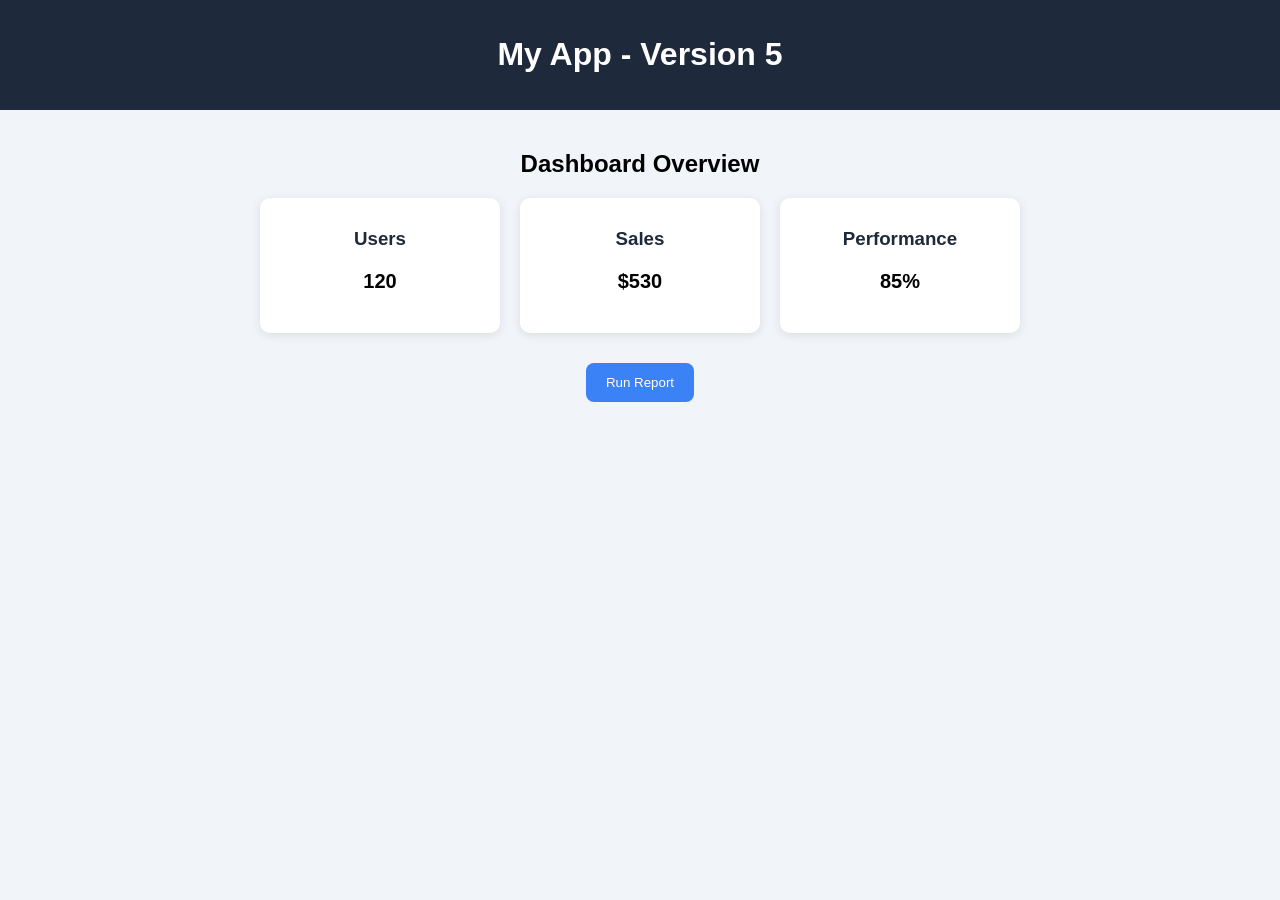
<file: index.html>
<!DOCTYPE html>
<html>
<head>
<title>My Latest App v5 Using Poll Scm</title>

<style>
body {
    margin: 0;
    font-family: 'Segoe UI', sans-serif;
    background: #f1f5f9;
}

/* Header */
header {
    background: #1e293b;
    color: white;
    padding: 15px;
    text-align: center;
}

/* Container */
.container {
    padding: 20px;
}

/* Stats Cards */
.stats {
    display: flex;
    gap: 20px;
    flex-wrap: wrap;
    justify-content: center;
}

.card {
    background: white;
    padding: 20px;
    border-radius: 10px;
    width: 200px;
    text-align: center;
    box-shadow: 0 2px 10px rgba(0,0,0,0.1);
}

.card h3 {
    margin: 10px 0;
    color: #1e293b;
}

.card p {
    font-size: 20px;
    font-weight: bold;
}

/* Button */
.action {
    text-align: center;
    margin-top: 30px;
}

button {
    padding: 12px 20px;
    border: none;
    background: #3b82f6;
    color: white;
    border-radius: 8px;
    cursor: pointer;
}

button:hover {
    background: #2563eb;
}

/* Message */
#msg {
    text-align: center;
    margin-top: 15px;
    color: green;
}
</style>

</head>

<body>

<header>
    <h1>My App - Version 5</h1>
</header>

<div class="container">

    <h2 style="text-align:center;">Dashboard Overview</h2>

    <div class="stats">
        <div class="card">
            <h3>Users</h3>
            <p>120</p>
        </div>

        <div class="card">
            <h3>Sales</h3>
            <p>$530</p>
        </div>

        <div class="card">
            <h3>Performance</h3>
            <p>85%</p>
        </div>
    </div>

    <div class="action">
        <button onclick="runAction()">Run Report</button>
    </div>

    <p id="msg"></p>

</div>

<script>
function runAction() {
    document.getElementById("msg").innerText =
    "Report generated successfully in Version 5!";
}
</script>

</body>
</html>
</file>
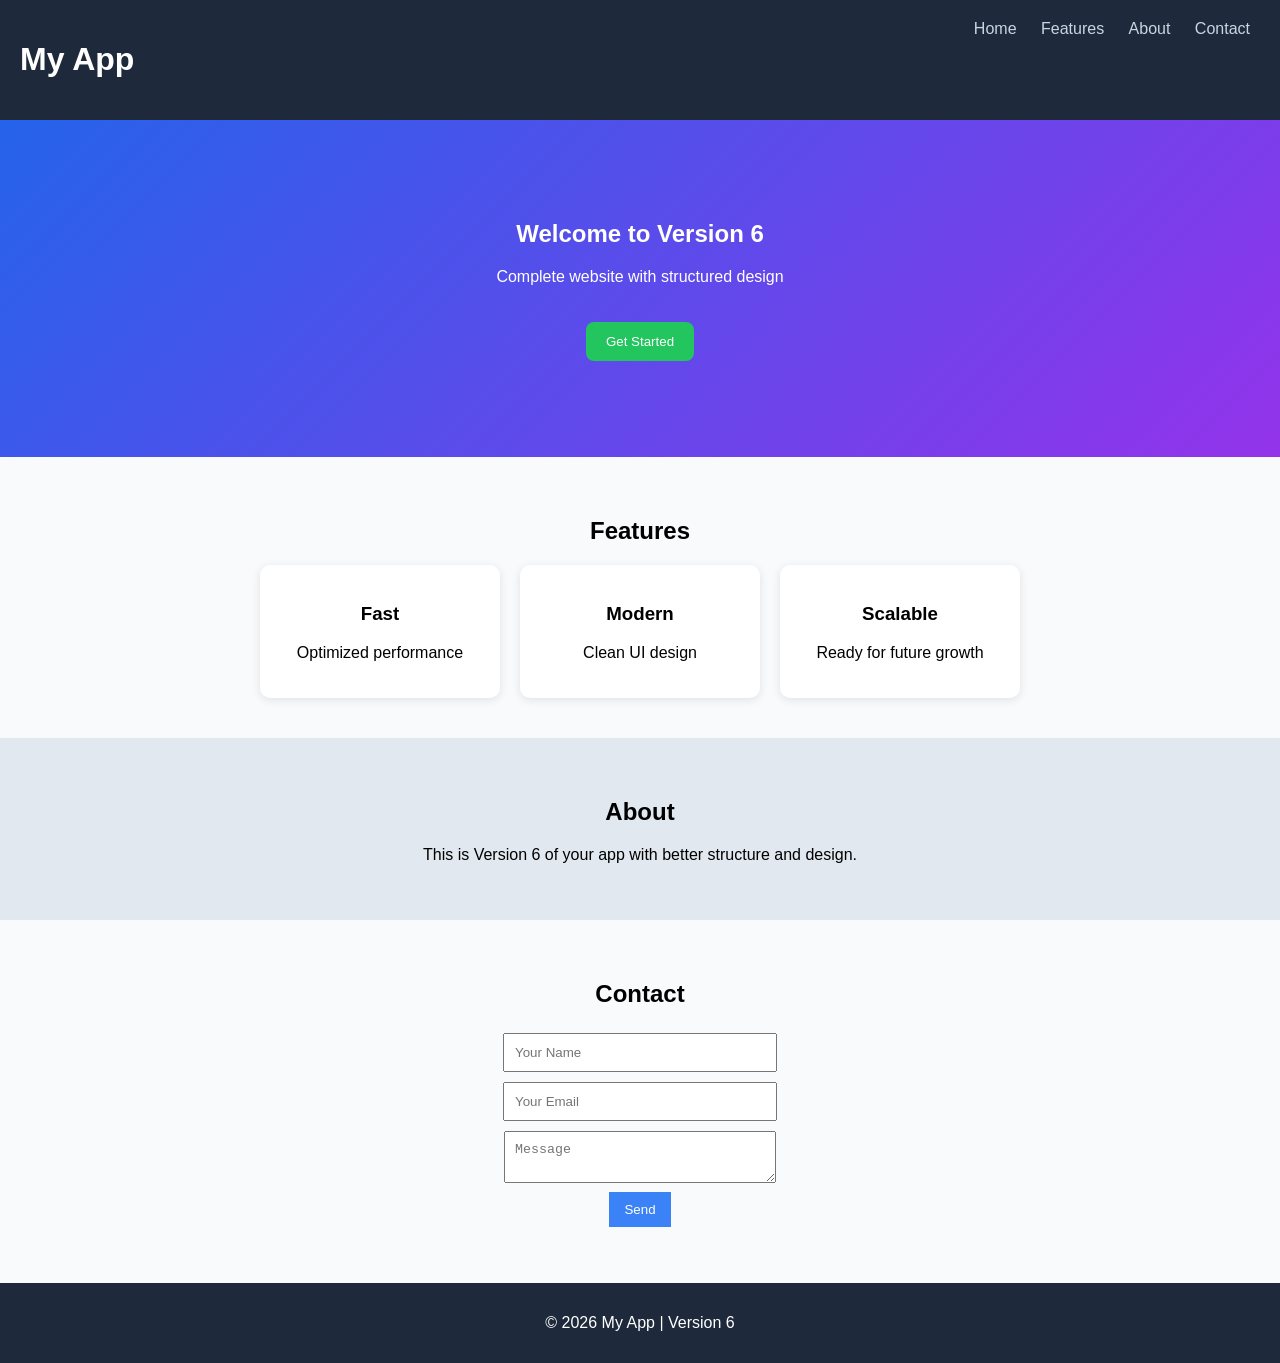
<file: devbr/index.html>
<!DOCTYPE html>
<html lang="en">
<head>
    <meta charset="UTF-8">
    <meta name="viewport" content="width=device-width, initial-scale=1.0">
    <title>My App - Version 6</title>

    <!-- Link CSS -->
    <link rel="stylesheet" href="style.css">
</head>

<body>

<header>
    <h1>My App</h1>
    <nav>
        <a href="#">Home</a>
        <a href="#features">Features</a>
        <a href="#about">About</a>
        <a href="#contact">Contact</a>
    </nav>
</header>

<section class="hero">
    <h2>Welcome to Version 6</h2>
    <p>Complete website with structured design</p>
    <button onclick="showMsg()">Get Started</button>
    <p id="msg"></p>
</section>

<section id="features" class="features">
    <h2>Features</h2>

    <div class="cards">
        <div class="card">
            <h3>Fast</h3>
            <p>Optimized performance</p>
        </div>

        <div class="card">
            <h3>Modern</h3>
            <p>Clean UI design</p>
        </div>

        <div class="card">
            <h3>Scalable</h3>
            <p>Ready for future growth</p>
        </div>
    </div>
</section>

<section id="about" class="about">
    <h2>About</h2>
    <p>This is Version 6 of your app with better structure and design.</p>
</section>

<section id="contact" class="contact">
    <h2>Contact</h2>
    <input type="text" placeholder="Your Name"><br>
    <input type="email" placeholder="Your Email"><br>
    <textarea placeholder="Message"></textarea><br>
    <button onclick="sendMsg()">Send</button>
    <p id="contactMsg"></p>
</section>

<footer>
    <p>© 2026 My App | Version 6</p>
</footer>

<script>
function showMsg() {
    document.getElementById("msg").innerText =
    "Welcome to Version 6!";
}

function sendMsg() {
    document.getElementById("contactMsg").innerText =
    "Message sent successfully!";
}
</script>

</body>
</html>
</file>
<file: devbr/style.css>
/* General */
body {
    margin: 0;
    font-family: 'Segoe UI', sans-serif;
    background: #f8fafc;
}

/* Header */
header {
    display: flex;
    justify-content: space-between;
    padding: 20px;
    background: #1e293b;
    color: white;
}

nav a {
    margin: 0 10px;
    text-decoration: none;
    color: #cbd5e1;
}

nav a:hover {
    color: white;
}

/* Hero */
.hero {
    text-align: center;
    padding: 80px 20px;
    background: linear-gradient(135deg, #2563eb, #9333ea);
    color: white;
}

.hero button {
    padding: 12px 20px;
    margin-top: 20px;
    border: none;
    background: #22c55e;
    color: white;
    border-radius: 8px;
    cursor: pointer;
}

/* Features */
.features {
    text-align: center;
    padding: 40px;
}

.cards {
    display: flex;
    justify-content: center;
    gap: 20px;
    flex-wrap: wrap;
}

.card {
    background: white;
    padding: 20px;
    width: 200px;
    border-radius: 10px;
    box-shadow: 0 2px 10px rgba(0,0,0,0.1);
}

/* About */
.about {
    text-align: center;
    padding: 40px;
    background: #e2e8f0;
}

/* Contact */
.contact {
    text-align: center;
    padding: 40px;
}

input, textarea {
    width: 250px;
    padding: 10px;
    margin: 5px;
}

button {
    padding: 10px 15px;
    background: #3b82f6;
    color: white;
    border: none;
}

/* Footer */
footer {
    text-align: center;
    padding: 15px;
    background: #1e293b;
    color: white;
}
</file>
